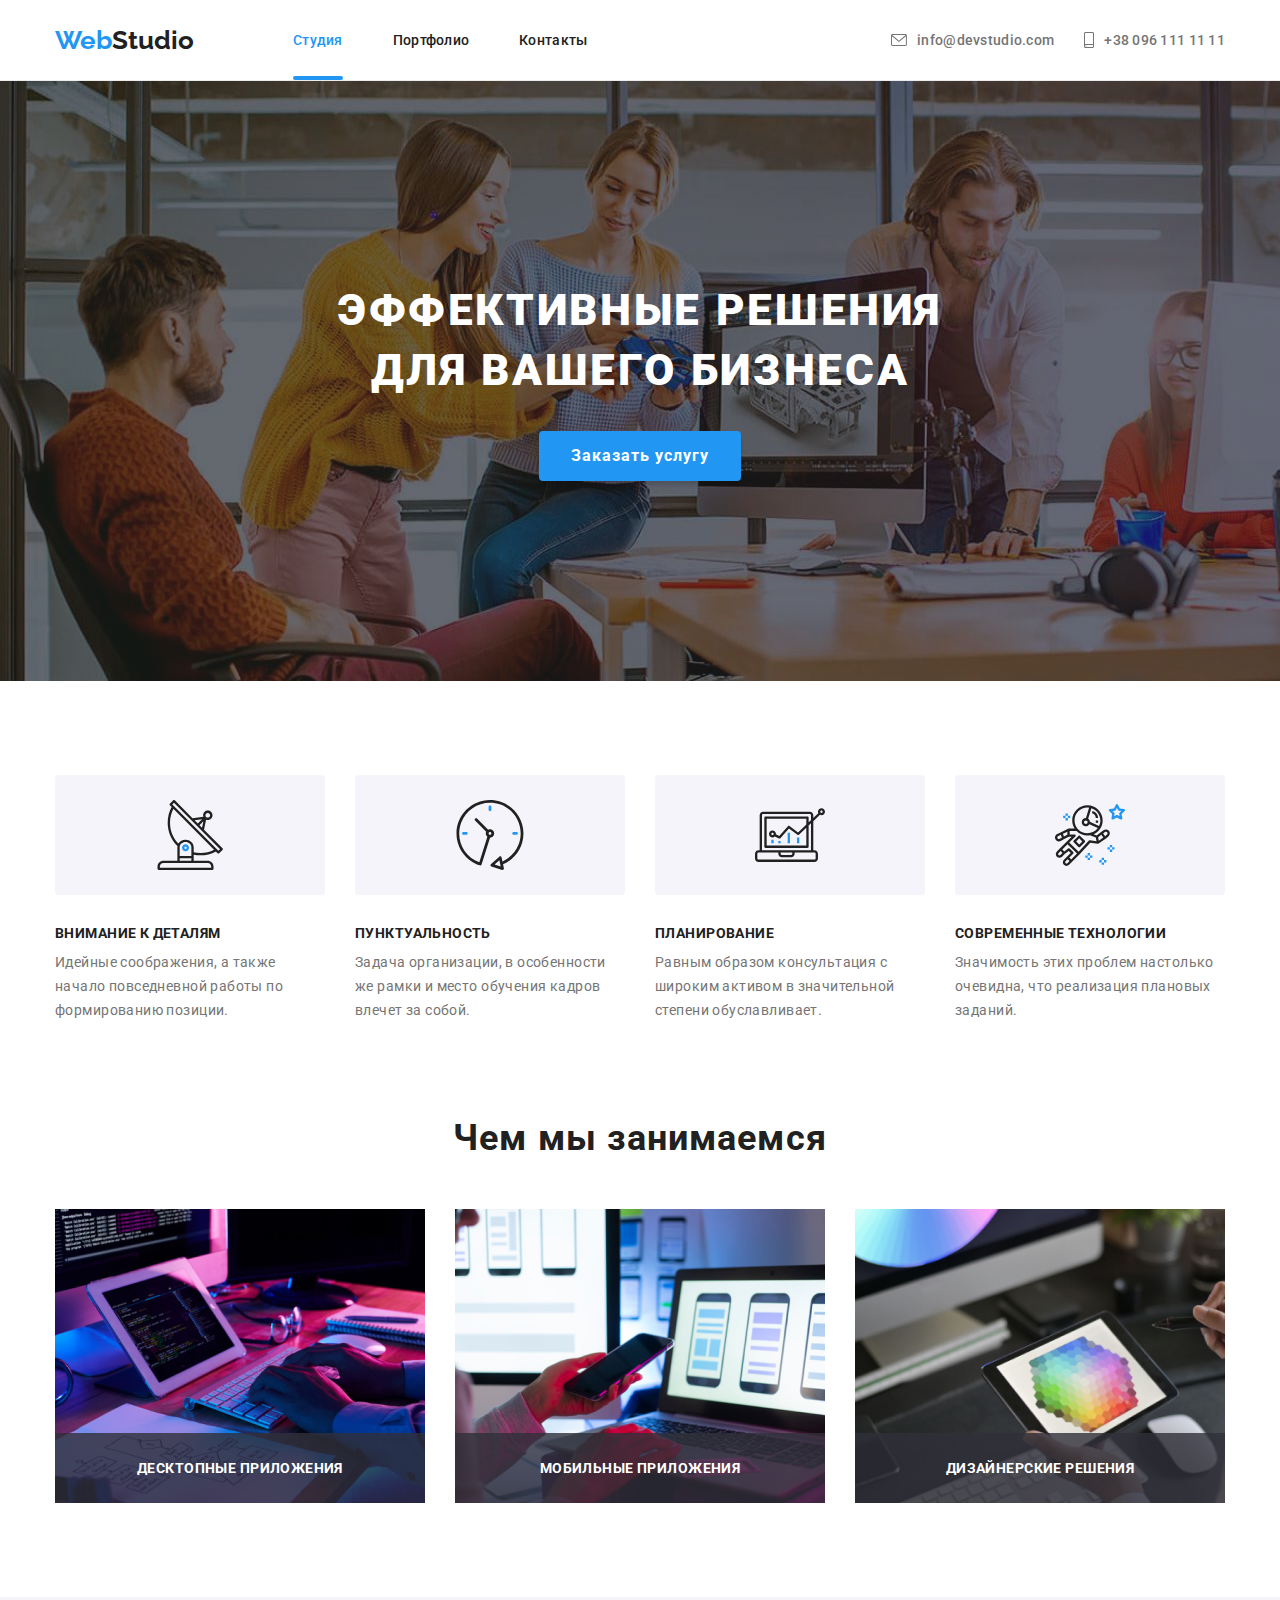
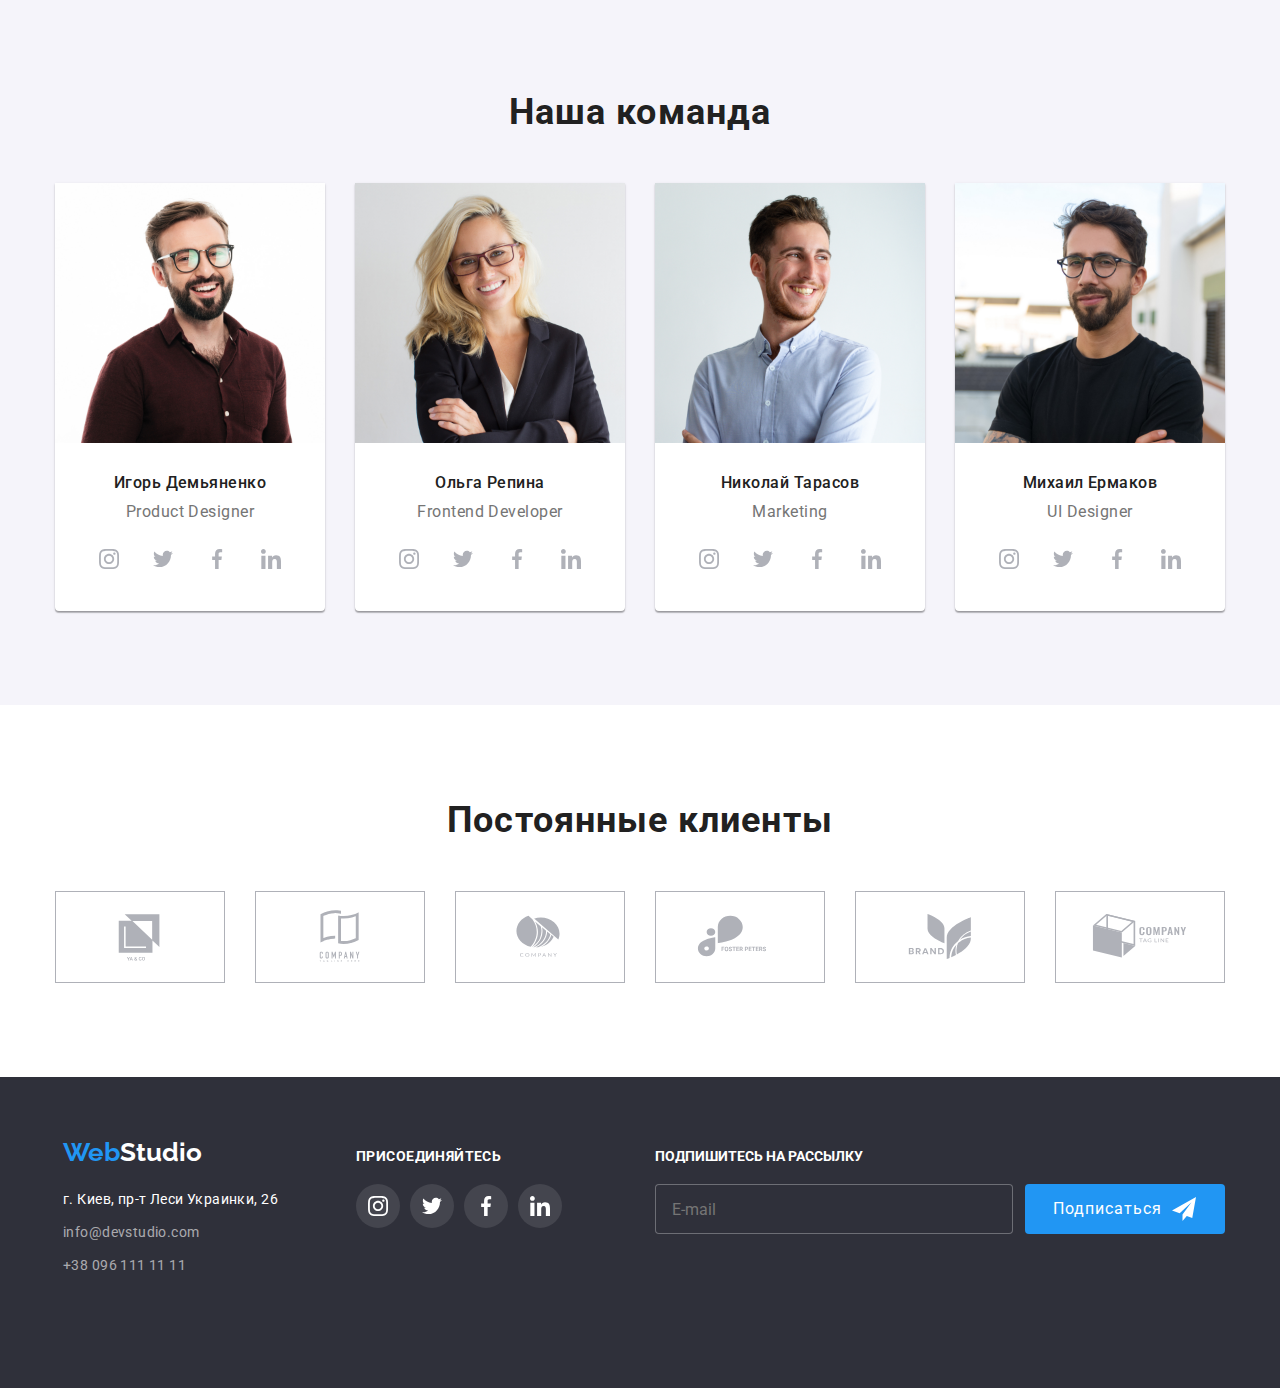
<file: index.html>
<!DOCTYPE html>
 <html lang="en">
 <head>
    <meta charset="UTF-8">
    <meta http-equiv="X-UA-Compatible" content="IE=edge">
    <meta name="viewport" content="width=device-width, initial-scale=1.0">
    <title>Document</title>   
    <link rel="preconnect" href="https://fonts.gstatic.com">
    <link href="https://fonts.googleapis.com/css2?family=Raleway:wght@700&family=Roboto:wght@400;500;700;900&display=swap" rel="stylesheet">
    <link rel="stylesheet" href="https://cdnjs.cloudflare.com/ajax/libs/modern-normalize/1.0.0/modern-normalize.min.css">
    <link rel="stylesheet" href="./css/styles.css">
</head > 
<body>
    <header class="header">                       
        <div class="conteiner">
            <nav class="sait-nav"> 
                  <a href="./index.html" class="logo"><span class="logo-web">Web</span>Studio</a>                 
              <ul class="sait-link">
                  <li>
                      <a href="./index.html" class="link active">Студия</a>
                  </li>                 
                  <li>
                      <a href="./portfolio.html" class="link">Портфолио</a>
                  </li>
                  <li>
                      <a href="" class="link">Контакты</a>
                  </li>
              </ul>
            </nav> 
              <ul class="sait-contacts">
                  <li >                                      
                        <a href="mailto:info@devstudio.com" class="link mail" >
                        <svg class="connect icon-mail">
                        <use href="./images/icon/sprite.svg#icon-mail"></use>
                      </svg>
                        info@devstudio.com</a>
                  </li>
                  <li>
                        <a href="tel:+380961111111" class="link phone" >
                        <svg class="connect icon-phone">
                        <use href="./images/icon/sprite.svg#icon-phone"></use>
                        </svg>
                        +38 096 111 11 11</a>                   
                  </li>
              </ul>                 
         
        </div>    
      </header>
      <main>        
          <!-- Герой -->
          <section class="hero">
              <div class="conteiner">                              
              <h1 class="title">Эффективные решения  для вашего бизнеса</h1>
              <button data-modal-open  class="but" type="button">Заказать услугу</button>            
              </div>                     
          </section>  
                <!-- Особенности -->               
          <section class="feature-group">
              <div class="conteiner">
              <!-- <h2></h2> -->            
              <ul class="columns">               
                  <li>
                    <div class="gpoup-icon">
                      <svg class="group">
                        <use href="./images/icon/sprite.svg#icon-group1" ></use>
                      </svg>
                    </div>
                      <h3 class="feature-title">Внимание к деталям</h3>
                      <p class="feature-text">Идейные  соображения, а также начало повседневной работы по формированию позиции.</p>
                  </li>
                  <li>
                    <div class="gpoup-icon">
                      <svg class="group">
                        <use href="./images/icon/sprite.svg#icon-group2" ></use>
                      </svg>
                    </div>
                      <h3 class="feature-title">Пунктуальность</h3>
                      <p class="feature-text">Задача организации, в особенности же рамки и место обучения кадров влечет за собой.</p>
                  </li>
                  <li>
                    <div class="gpoup-icon">
                      <svg class="group">
                        <use href="./images/icon/sprite.svg#icon-group3" ></use>
                      </svg>
                    </div>
                      <h3 class="feature-title">Планирование</h3>
                      <p class="feature-text" >Равным образом консультация с широким активом в значительной степени обуславливает.</p>
                  </li>
                  <li>
                    <div class="gpoup-icon">
                      <svg class="group">
                        <use href="./images/icon/sprite.svg#icon-group4" ></use>
                      </svg>
                    </div>
                      <h3 class="feature-title">Современные технологии</h3>
                      <p class="feature-text">Значимость этих проблем настолько очевидна, что реализация плановых заданий.</p>
                  </li>                
              </ul> 
              </div>                    
          </section>
          <!-- Чем занимаемся -->
          <section class="work">  
              <div class="conteiner">          
              <h2 class="title">Чем мы занимаемся</h2>                       
              <ul class="box-img">
                  <li class="work-box">
                    <div class="box-case">
                      <img src="./images/box1.jpg" alt="планирование" width="370">
                      <div class="case">
                        <h3 class="title-case">Десктопные приложения</h3>
                      </div>
                    </div>
                  </li>
                  <li class="work-box">
                  <div class="box-case">
                      <img src="./images/box2.jpg" alt="современные технологии" width="370">
                      <div class="case">
                      <h3 class="title-case">Мобильные приложения</h3>
                      </div>
                    </div>
                  </li>
                  <li class="work-box"> 
                  <div class="box-case">        
                      <img src="./images/box3.jpg" alt="дизайн" width="370">
                      <div class="case">
                      <h3 class="title-case">Дизайнерские решения</h3>
                      </div>
                    </div>
                  </li>
              </ul> 
              </div>                      
          </section>
          <!-- Команда -->
          <section class="team"> 
              <div class="conteiner">           
              <h2 class="title">Наша команда</h2>                        
              <ul class="list-item">
                  <li class="scorecard">                   
                      <img src="./images/foto1.jpg" alt="участник команды 1" width="270">
                      <div class="team-conteiner">                    
                      <h3 class="team-member">Игорь Демьяненко</h3>
                      <p class="team-text">Product Designer</p>
                      <ul class="icons-list">
                      <li class="icons-card">
                        <a href="#" class="icons-ref">
                          <svg class="social">
                            <use href="./images/icon/sprite.svg#icon-instagram"></use>
                          </svg>
                          </a>
                        </li>
                        <li class="icons-card">
                        <a href="#" class="icons-ref">
                          <svg class="social">
                            <use href="./images/icon/sprite.svg#icon-twitter"></use>
                          </svg>    
                          </a>
                        </li>
                        <li class="icons-card">
                        <a href="#" class="icons-ref">
                          <svg class="social">
                            <use href="./images/icon/sprite.svg#icon-facebook"></use>
                          </svg>    
                          </a>
                        </li>
                        <li class="icons-card">
                        <a href="#" class="icons-ref">
                          <svg class="social">
                            <use href="./images/icon/sprite.svg#icon-linkedin"></use>
                          </svg>
                          </a>
                        </li>
                      </ul> 
                    </div>      
                </li>
                  <li class="scorecard">
                      <img src="./images/foto2.jpg" alt="участник команды 2" width="270">
                      <div class="team-conteiner"> 
                      <h3 class="team-member">Ольга Репина</h3> 
                      <p class="team-text"> Frontend Developer</p>
                      <ul class="icons-list">
                      <li class="icons-card">
                        <a href="#" class="icons-ref">
                          <svg class="social">
                            <use href="./images/icon/sprite.svg#icon-instagram"></use>
                          </svg>
                        </a>
                      </li>
                      <li class="icons-card">
                        <a href="#" class="icons-ref">
                          <svg class="social">
                            <use href="./images/icon/sprite.svg#icon-twitter"></use>
                          </svg>    
                        </a>
                      </li>
                      <li class="icons-card">
                        <a href="#" class="icons-ref">
                          <svg class="social">
                            <use href="./images/icon/sprite.svg#icon-facebook"></use>
                          </svg>    
                        </a>
                      </li>
                      <li class="icons-card">
                        <a href="#" class="icons-ref">
                          <svg class="social">
                            <use href="./images/icon/sprite.svg#icon-linkedin"></use>
                          </svg>
                        </a>
                      </li>
                    </ul> 
                  </div>                  
                  </li>
                  <li class="scorecard">
                      <img src="./images/foto3.jpg" alt="участник команды 3" width="270">
                      <div class="team-conteiner"> 
                      <h3 class="team-member">Николай Тарасов</h3>
                      <p class="team-text">Marketing</p>
                      <ul class="icons-list">
                      <li class="icons-card">
                        <a href="#" class="icons-ref">
                          <svg class="social">
                            <use href="./images/icon/sprite.svg#icon-instagram"></use>
                          </svg>
                        </a>
                      </li>
                      <li class="icons-card">
                        <a href="#" class="icons-ref">
                          <svg class="social">
                            <use href="./images/icon/sprite.svg#icon-twitter"></use>
                          </svg>    
                        </a>
                      </li>
                      <li class="icons-card">
                        <a href="#" class="icons-ref">
                          <svg class="social">
                            <use href="./images/icon/sprite.svg#icon-facebook"></use>
                          </svg>    
                        </a>
                      </li>
                      <li class="icons-card">
                        <a href="#" class="icons-ref">
                          <svg class="social">
                            <use href="./images/icon/sprite.svg#icon-linkedin"></use>
                          </svg>
                        </a>
                      </li>
                    </ul>
                  </div>   
                  </li>
                  <li class="scorecard"> 
                      <img src="./images/foto4.jpg" alt="участник команды 4" width="270">
                      <div class="team-conteiner"> 
                      <h3 class="team-member">Михаил Ермаков</h3>
                      <p class="team-text">UI Designer</p>
                      <ul class="icons-list">
                      <li class="icons-card">
                        <a href="#" class="icons-ref">
                          <svg class="social">
                            <use href="./images/icon/sprite.svg#icon-instagram"></use>
                          </svg>
                        </a>
                      </li>
                      <li class="icons-card">
                        <a href="#" class="icons-ref">
                          <svg class="social">
                            <use href="./images/icon/sprite.svg#icon-twitter"></use>
                          </svg>    
                        </a>
                      </li>
                      <li class="icons-card">
                        <a href="#" class="icons-ref">
                          <svg class="social">
                            <use href="./images/icon/sprite.svg#icon-facebook"></use>
                          </svg>    
                        </a>
                      </li>
                      <li class="icons-card">
                        <a href="#" class="icons-ref">
                          <svg class="social">
                            <use href="./images/icon/sprite.svg#icon-linkedin"></use>
                          </svg>
                        </a>
                      </li>
                    </ul>
                  </div> 
                  </li>
              </ul> 
              </div>                          
          </section> 
          <section class="client">
                <div class="conteiner"> 
                <div class="conteiner-company">
                  
                  <h2 class="title">Постоянные клиенты</h2>
                  <ul class="client-list">
                    <li class="company-list">
                    <a href="#" class="client-company">
                        <svg class="company">
                          <use href="./images/icon/sprite.svg#icon-company1"></use>
                        </svg>
                    </a>
                    </li>
                    <li class="company-list">
                      <a href="#" class="client-company">
                        <svg class="company">
                          <use href="./images/icon/sprite.svg#icon-company2"></use>
                        </svg>
                    </a>
                    </li>
                    <li class="company-list">
                    <a href="#" class="client-company">
                        <svg class="company">
                          <use href="./images/icon/sprite.svg#icon-company3"></use>
                        </svg>
                    </a>
                    </li>
                    <li class="company-list">
                    <a href="#" class="client-company">
                        <svg class="company">
                          <use href="./images/icon/sprite.svg#icon-company4"></use>
                        </svg>
                    </a>
                    </li>
                    <li class="company-list">
                    <a href="#" class="client-company">
                        <svg class="company">
                          <use href="./images/icon/sprite.svg#icon-company5"></use>
                        </svg>
                    </a>
                    </li> 
                    <li class="company-list">
                    <a href="#" class="client-company">
                        <svg class="company">
                          <use href="./images/icon/sprite.svg#icon-company6"></use>
                        </svg>
                    </a>
                    </li>                
                  </ul>                 
                </div>           
                </div>
              </section>
      </main>
      <!-- Контакты --> 
      <footer class="footer"> 
      <div class="conteiner">
        <div class="footer-nav">
        <ul >
        <a href="./index.html" class="logo"><span class="logo-web">Web</span>Studio</a>                             
          <address class="address"> 
              <a href="" class="link contacts"> г. Киев, пр-т Леси Украинки, 26</a>
          </address> 
        <ul class="footer-contacts">
          <li class="footer-list">
            <a href="mail:info@devstudio.com" class="link mail">info@devstudio.com</a>
          </li>
          <li class="footer-list">
            <a href="tel:+380961111111" class="link phone">+38 096 111 11 11</a>
          </li>
        </ul>
        </ul>
        </div>

          <div class="footer-join">
           <section class="join">                  
            <h3 class="title-join">присоединяйтесь</h3>
            <ul class="footer-social" >
              <li class="list-social">            
              <a href="#" class="social-svg">
              <svg class="social">
                <use href="./images/icon/sprite.svg#icon-instagram"></use>
              </svg>
              </a>          
              </li>
              <li class="list-social">
              <a href="#" class="social-svg">
              <svg class="social">
                <use href="./images/icon/sprite.svg#icon-twitter"></use>
              </svg>  
              </a>
              </li>
              <li class="list-social">
              <a href="#" class="social-svg">
              <svg class="social">
                <use href="./images/icon/sprite.svg#icon-facebook"></use>
              </svg>  
              </a>
              </li>
              <li class="list-social">
              <a href="#" class="social-svg">               
                <svg class="social">
                <use href="./images/icon/sprite.svg#icon-linkedin"></use>
              </svg> 
            </a>
              </li>
            </ul>
            </section>
          </div>
          <!-- <div>  -->
            <section class="footer-subscribe">
              <h3 class="title-subscribe">Подпишитесь на рассылку</h3>
              <div class="subscribe"> 
              <form>
                <label class="subscribe">
                <input type="email" name="email" class="subscribe-email" placeholder="E-mail">
                <button type="submit" class="btn-subscribe">Подписаться
                  <svg class="icon-send">
                  <use href="./images/icon/sprite.svg#icon-send"></use>
                </svg> 
                </button>
              </label> 
              </form>
              </div>
            </section>
          </div>

      </div>                
    </footer>
      



   
   <div class="modal is-hidden" data-modal>
   <div class="modal-content">
      <button data-modal-close class="tape">        
      <svg class="modal-tape">
        <use href="./images/icon/sprite.svg#icon-close"></use>
      </svg>    
       </button>
       <form class="form-modal">
         <p class="form-title">Оставьте свои данные, мы вам перезвоним</p> 
        <div class="form-group">
          <label for="name" class="form-label">Имя</label>
          <input type="text" name="name-user" id="name" class="form-input"/>
         
           <svg class="form-icon">
            <use href="./images/icon/sprite.svg#icon-person"></use>
          </svg>                                          
       </div>
       <div class="form-group">
        <label for="phone"class="form-label" >Телефон</label>
        <input type="tel" name="phone" id="phone" class="form-input" />
        <svg class="form-icon">
         <use href="./images/icon/symbol-defs.svg#icon-phone"></use>
       </svg> 
        </div>
        <div class="form-group">
          <label for="name" class="form-label">Имя</label>
          <input type="text" name="name-user" id="name" class="form-input"/>
          <svg class="form-icon">
            <use href="./images/icon/sprite.svg#icon-email_black"></use>
          </svg>                                         
       </div>
       <div class="form-group">
        <label for="comment" class="form-label">Комментарий</label>
        <textarea name="comment" id="comment" class="form-textarea" placeholder="Введите текст"></textarea>
        </div>
        <div class="form-polisy">        
           <label class="contract" > <input type="checkbox" class="checkbox" name="policy"  /> 
           <span class="icon-check"> </span> 
           Соглашаюсь с рассылкой и принимаю   
          <a href="#" class="contract">Условия договора</a></label>
          </div > 
          <div class="button-wrapper">
          <button type="submit" class="form-btn">Отправить</button>
          </div>    
       </form>


        <!-- <p class="form-title">Оставьте свои данные, мы вам перезвоним</p>
        <form class="form-modal">          
          <div class="form-group">
            <label for="name" class="modal-label">Имя</label>
            <input type="text" name="name-user" id="name" class="form-input"/>
            <svg class="modal-icon">
              <use href="./images/icon/sprite.svg#icon-person"></use>
            </svg>                                         
         </div>

         <div class="form-group">
         <label for="phone"class="modal-label" >Телефон</label>
         <input type="tel" name="phone" id="phone" class="form-input" />
         <svg class="modal-icon">
          <use href="./images/icon/symbol-defs.svg#icon-phone"></use>
        </svg> 
         </div>

         <div class="form-group">
         <label for="mail" class="modal-label">Почта</label>
         <input type="email" name="mail" id="mail" class="form-input"/>
         <svg class="modal-icon">
          <use href="./images/icon/sprite.svg#icon-email_black"></use>
        </svg> 
         </div>

         <div class="form-comment">
         <label for="comment" class="modal-label">Комментарий</label>
         <textarea name="comment" id="comment" class="form-textarea"></textarea>
         </div>     
          <div class="form-polisy">        
         <label class="contract" ><input type="checkbox" class="checkbox" name="policy"  />
          <span class="icon-check">  </span> Соглашаюсь с рассылкой и принимаю      
         <a href="">Условия договора</a></label>
         </div > 
         <div class="button-wrapper">
         <button type="submit" class="form-btn">Отправить</button>
         </div> 
       </form>  -->
   </div>
  </div>  
   
  <script src="./js/modal.js" type="module"></script>
 </body> 
 </html>
</file>
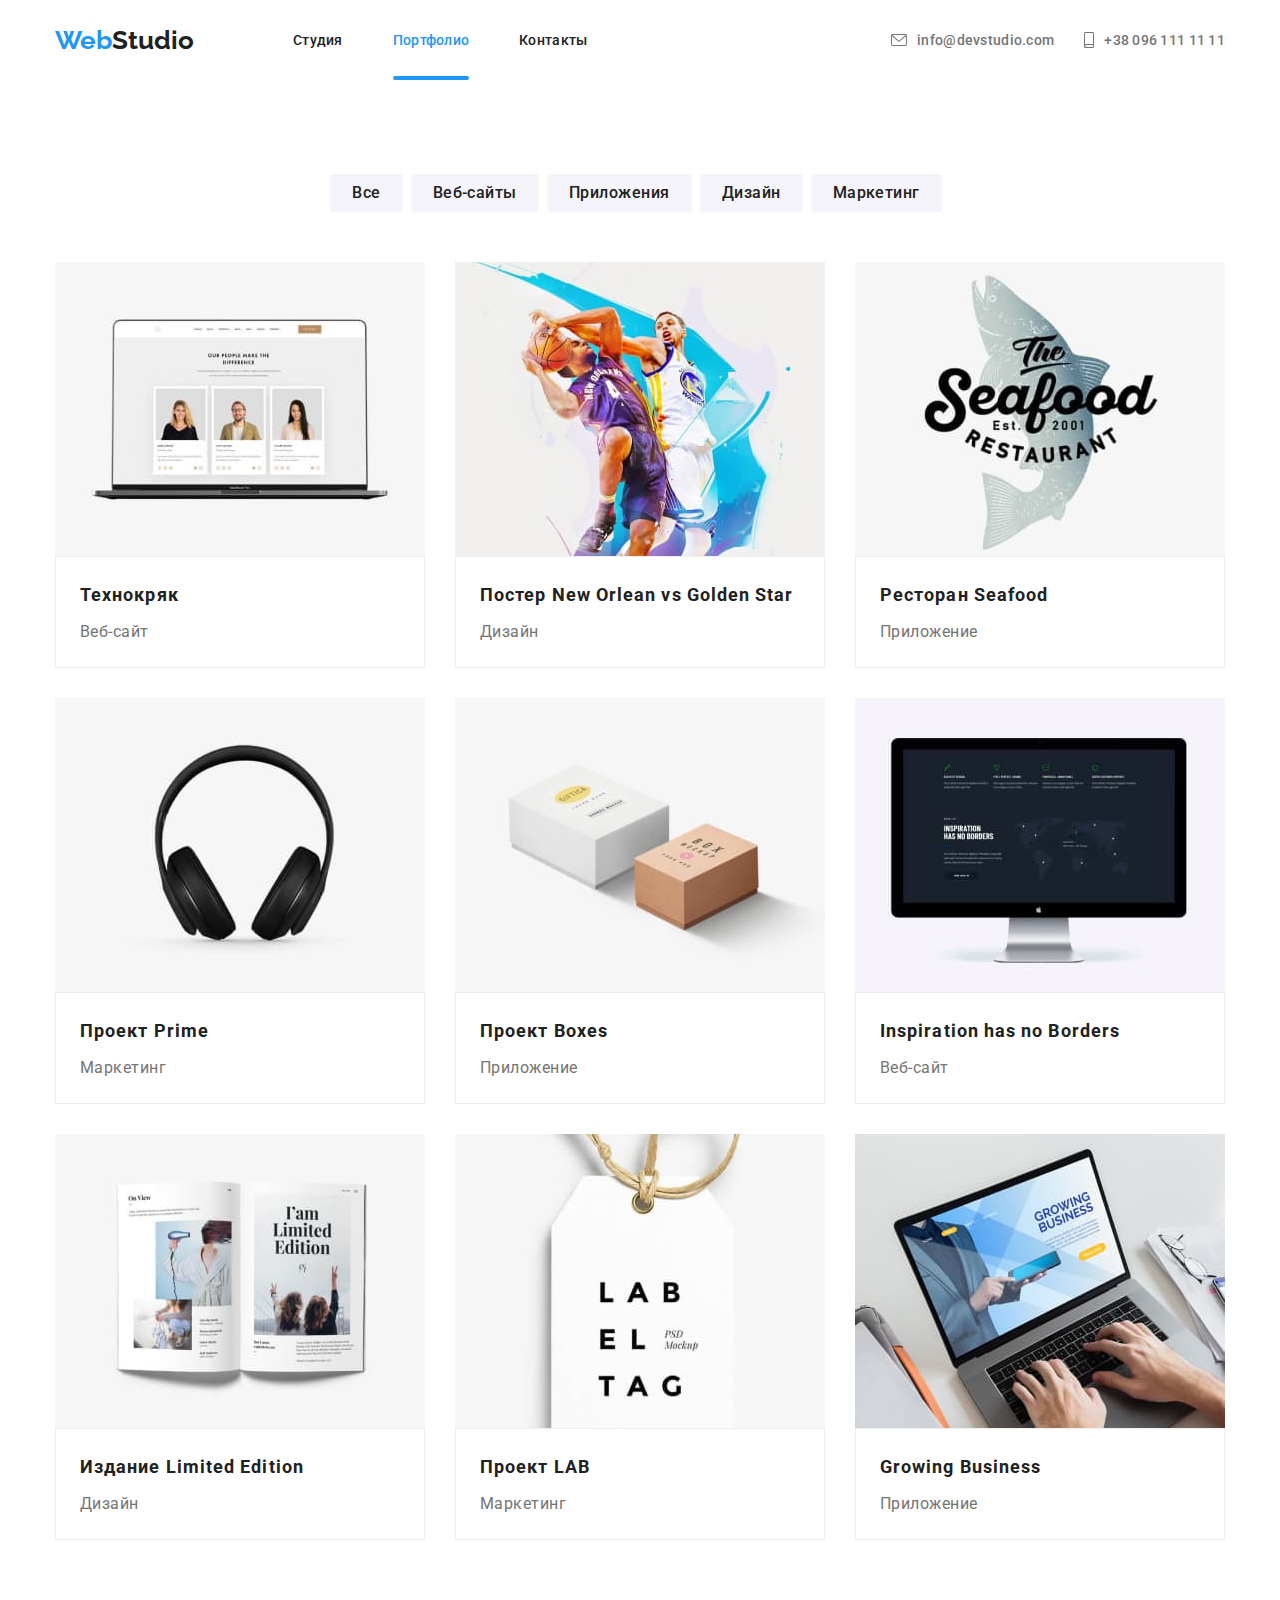
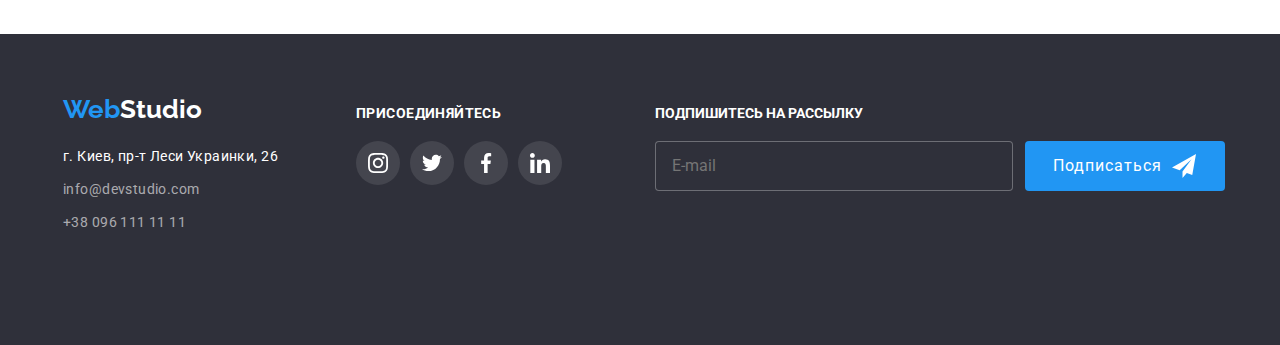
<file: portfolio.html>
<!DOCTYPE html>
<html lang="en">
<head>
    <meta charset="UTF-8">
    <meta http-equiv="X-UA-Compatible" content="IE=edge">
    <meta name="viewport" content="width=device-width, initial-scale=1.0">
    <title>Document</title>   
    <link rel="preconnect" href="https://fonts.gstatic.com">
    <link href="https://fonts.googleapis.com/css2?family=Raleway:wght@700&family=Roboto:wght@400;500;700;900&display=swap" rel="stylesheet">
    <link rel="stylesheet" href="https://cdnjs.cloudflare.com/ajax/libs/modern-normalize/1.0.0/modern-normalize.min.css">
    <link rel="stylesheet" href="./css/styles.css">
</head>
<body>
<header>    
      <div class="conteiner">
            <nav class="sait-nav"> 
               <a href="./index.html" class="logo"><span class="logo-web">Web</span>Studio</a>
         
            <ul class="sait-link">
            <li>
                  <a href="./index.html" class="link">Студия</a>
               </li>
               <li>
                  <a href="./portfolio.html" class="link active">Портфолио</a>
               </li>
               <li>
                  <a href="" class="link">Контакты</a>
               </li>
            </ul>     
            <ul class="sait-contacts">
            <li >                                      
                  <a href="mail:info@devstudio.com" class="link mail" >
                     <svg class="connect icon-mail">
                     <use href="./images/icon/sprite.svg#icon-mail"></use>
                     </svg>
                  info@devstudio.com</a>
               </li>
               <li>
               
                  <a href="tel:+380961111111" class="link phone" >
                     <svg class="connect icon-phone">
                     <use href="./images/icon/sprite.svg#icon-phone"></use>
                     </svg>
                  +38 096 111 11 11</a>
            </li>
         </ul>                
         </nav>  
      </div>     
</header>
<main>
      <!-- Выбор проектов -->
      <section class="portfolio">
         <div class="conteiner">
         <!-- <h2></h2> -->
            <ul class="filter">
               <li>
                  <button type="button" class="btn ">Все</button>
               </li>
               <li>
                  <button type="button" class="btn web">Веб-сайты</button>
               </li>
               <li>
                  <button type="button" class="btn app ">Приложения</button>
               </li>
               <li>
                  <button type="button"class="btn design" >Дизайн</button>
               </li>
               <li>
                  <button type="button" class="btn market">Маркетинг</button>
               </li>
            </ul> 
         </div>  
         <!-- <h2></h2> -->
         <div class="conteiner">
         <ul class="project">
               <li class="projekt-choice">
               <!-- <a href="#" class="card"> -->
                  <article class="card">
                  <div class="activ">                                     
                     <div class="card-thumb"> 
                        <img src="./images/project1.jpg" alt="проект 1" width="370">
                        <div class="card-box">
                           <p class="card-text">Технокряк это современная площадка распространения коронавируса. Компании используют эту платформу для цифрового шпионажа и атак на защищённые сервера конкурентов. Технокряк это современная площадка распространения коронавируса. Компании используют эту платформу для цифрового шпионажа и атак на защищённые сервера конкурентов.</p>
                        </div>
                     </div>                              
                  <div class="card-content">                                   
                     <h3 class="portfolio-item">Технокряк</h3>
                     <p class="portfolio-text">Веб-сайт</p>                                   
                  </div> 
                  </div>                
               </article>
                  </li>
                  <li class="projekt-choice">
                  <article class="card">
                  <div class="activ">                  
                     <div class="card-thumb">
                        <img src="./images/project2.jpg" alt="проект2" width="370">
                        <div class="card-box">
                           <p class="card-text">Технокряк это современная площадка распространения коронавируса. Компании используют эту платформу для цифрового шпионажа и атак на защищённые сервера конкурентов. Технокряк это современная площадка распространения коронавируса. Компании используют эту платформу для цифрового шпионажа и атак на защищённые сервера конкурентов.</p>
                        </div>
                     </div>                  
                  <div class="card-content">                                   
                     <h3 class="portfolio-item">Постер New Orlean vs Golden Star</h3>
                     <p class="portfolio-text">Дизайн</p>                                 
                  </div> 
                  </div>
               </article>
                  </li>
                  <li class="projekt-choice">
                  <article class="card">
                  <div class="activ">                  
                     <div class="card-thumb">
                        <img src="./images/project3.jpg" alt="проект3" width="370">
                        <div class="card-box">
                           <p class="card-text">Технокряк это современная площадка распространения коронавируса. Компании используют эту платформу для цифрового шпионажа и атак на защищённые сервера конкурентов. Технокряк это современная площадка распространения коронавируса. Компании используют эту платформу для цифрового шпионажа и атак на защищённые сервера конкурентов.</p>
                        </div>
                     </div>                  
                  <div class="card-content">                                   
                     <h3 class="portfolio-item">Ресторан Seafood</h3>
                     <p class="portfolio-text">Приложение</p>                             
                  </div> 
                  </div>
               </article>
               </li>
                  <li class="projekt-choice">
                  <article class="card">
                  <div class="activ">                 
                     <div class="card-thumb">
                        <img src="./images/project4.jpg" alt="проект4" width="370">
                        <div class="card-box">
                           <p class="card-text">Технокряк это современная площадка распространения коронавируса. Компании используют эту платформу для цифрового шпионажа и атак на защищённые сервера конкурентов. Технокряк это современная площадка распространения коронавируса. Компании используют эту платформу для цифрового шпионажа и атак на защищённые сервера конкурентов.</p>
                        </div>
                     </div>                  
                  <div class="card-content">                                   
                  <h3 class="portfolio-item" >Проект Prime</h3>
                  <p class="portfolio-text">Маркетинг</p>                     
                  </div> 
                  </div>
               </article>
               </li>
                  <li class="projekt-choice">
                  <article class="card">
                  <div class="activ">                  
                     <div class="card-thumb">
                        <img src="./images/project5.jpg" alt="проект5" width="370">
                        <div class="card-box">
                           <p class="card-text">Технокряк это современная площадка распространения коронавируса. Компании используют эту платформу для цифрового шпионажа и атак на защищённые сервера конкурентов. Технокряк это современная площадка распространения коронавируса. Компании используют эту платформу для цифрового шпионажа и атак на защищённые сервера конкурентов.</p>
                        </div>
                     </div>                 
                  <div class="card-content">                                   
                  <h3 class="portfolio-item">Проект Boxes</h3>
                  <p class="portfolio-text">Приложение</p>               
                  </div> 
                  </div>
               </article>
               </li>
                  <li class="projekt-choice">
                  <article class="card">
                  <div class="activ">                   
                     <div class="card-thumb">
                        <img src="./images/project6.jpg" alt="проект6" width="370">
                        <div class="card-box">
                           <p class="card-text">Технокряк это современная площадка распространения коронавируса. Компании используют эту платформу для цифрового шпионажа и атак на защищённые сервера конкурентов. Технокряк это современная площадка распространения коронавируса. Компании используют эту платформу для цифрового шпионажа и атак на защищённые сервера конкурентов.</p>
                        </div>
                     </div>                  
                  <div class="card-content">                                   
                  <h3 class="portfolio-item">Inspiration has no Borders</h3>
                  <p class="portfolio-text">Веб-сайт</p>         
                  </div> 
                  </div>
               </article>
               </li>
                  <li class="projekt-choice">
               <article class="card">
                  <div class="activ">                   
                     <div class="card-thumb">
                        <img src="./images/project7.jpg" alt="проект7" width="370">
                        <div class="card-box">
                           <p class="card-text">Технокряк это современная площадка распространения коронавируса. Компании используют эту платформу для цифрового шпионажа и атак на защищённые сервера конкурентов. Технокряк это современная площадка распространения коронавируса. Компании используют эту платформу для цифрового шпионажа и атак на защищённые сервера конкурентов.</p>
                        </div>
                     </div>                 
                  <div class="card-content">                                   
                     <h3 class="portfolio-item">Издание Limited Edition</h3>
                     <p class="portfolio-text">Дизайн</p>    
                  </div> 
                  </div>
               </article>
               </li>
                  <li class="projekt-choice">
                  <article class="card">
                  <div class="activ">                  
                     <div class="card-thumb">
                        <img src="./images/project8.jpg" alt="проект8" width="370">
                        <div class="card-box">
                           <p class="card-text">Технокряк это современная площадка распространения коронавируса. Компании используют эту платформу для цифрового шпионажа и атак на защищённые сервера конкурентов. Технокряк это современная площадка распространения коронавируса. Компании используют эту платформу для цифрового шпионажа и атак на защищённые сервера конкурентов.</p>
                        </div>
                     </div>                 
                  <div class="card-content">                                   
                     <h3 class="portfolio-item">Проект LAB</h3>
                     <p class="portfolio-text">Маркетинг</p>
                  </div> 
                  </div>
               </article>
               </li>
                  <li class="projekt-choice">
            <article class="card">
                  <div class="activ">                 
                     <div class="card-thumb">
                        <img src="./images/project9.jpg" alt="проект9" width="370">
                        <div class="card-box">
                           <p class="card-text">Технокряк это современная площадка распространения коронавируса. Компании используют эту платформу для цифрового шпионажа и атак на защищённые сервера конкурентов. Технокряк это современная площадка распространения коронавируса. Компании используют эту платформу для цифрового шпионажа и атак на защищённые сервера конкурентов.</p>
                        </div>
                     </div>                 
                  <div class="card-content">                                   
                  <h3 class="portfolio-item">Growing Business</h3>
                  <p class="portfolio-text" >Приложение</p>
                  </div>  
               </div>
            </article>
            </li>                  
         </ul>
         </div>
      
      </section>
</main>
   <!-- Контакты -->
<footer class="footer"> 
   <div class="conteiner">
      <div class="footer-nav">
      <ul >
      <a href="./index.html" class="logo"><span class="logo-web">Web</span>Studio</a>                             
      <address class="address"> 
            <a href="" class="link contacts"> г. Киев, пр-т Леси Украинки, 26</a>
      </address> 
      <ul class="footer-contacts">
         <li>
         <a href="mail:info@devstudio.com" class="link mail">info@devstudio.com</a>
      </li>
      <li>
         <a href="tel:+380961111111" class="link phone">+38 096 111 11 11</a>
      </li>
      </ul>
   </ul>
   </div>
   <div class="footer-join">
   <ul class="join">
      <h3 class="title-join">присоединяйтесь</h3>
      <ul class="footer-social" >
         <li class="list-social">
         
         <a href="#" class="social-svg">
            <svg class="social">
               <use href="./images/icon/sprite.svg#icon-instagram"></use>
            </svg>
         </a>       
         </li>
         <li class="list-social">
         <a href="#" class="social-svg">
            <svg class="social">
               <use href="./images/icon/sprite.svg#icon-twitter"></use>
            </svg>  
         </a>
         </li>
         <li class="list-social">
         <a href="#" class="social-svg">
            <svg class="social">
               <use href="./images/icon/sprite.svg#icon-facebook"></use>
            </svg>  
         </a>
         </li>
         <li class="list-social">
         <a href="#" class="social-svg">
            <svg class="social">
               <use href="./images/icon/sprite.svg#icon-linkedin"></use>
            </svg>
         </a>
         </li>
      </ul>
   </ul>
   </div>
   <div> 
   <section class="footer-subscribe">
      <h3 class="title-subscribe">Подпишитесь на рассылку</h3>
      <div class="subscribe"> 
      <form>
         <label class="subscribe">
         <input type="email" name="email" class="subscribe-email" placeholder="E-mail">
         <button type="submit" class="btn-subscribe">Подписаться
         <svg class="icon-send">
            <use href="./images/icon/sprite.svg#icon-send"></use>
         </svg> 
         </button>
      </label> 
      </form>
      </div>
      </section>
   </div>
   </div>                
</footer>
</body>
</html>
</file>
<file: css/styles.css>
:root{
  --main-color-headers: #212121;
  --main-text-color:  #757575;
  --white-color: #FFFFFF;
  --team-filter-btn-bg: #F5F4FA; 
  --color-button-logo: #2196F3;
  --hero-footer-background: #2f303a; 
  --footer-phone-mail: rgba(255, 255, 255, 0.6);
  --color-studio: #0000;
  --card-content-border:  #EEEEEE;
  --company-social-color: #AFB1B8;
      }       
  
 .html {
      box-sizing: border-box;
 }
 *,*::before,*::after{
      box-sizing: inherit;
 }
 *{
      margin: 0;
      padding: 0;
      list-style: none;      
 }

 /* свойства контейнера */
 .conteiner{  
      box-sizing: border-box;      
      width: 1200px;
      margin: 0 auto;
      padding: 0 15px;
       /* outline: 2px solid tomato ;    */
 }

 /* свойства body */
 body { 
      
      font-family: Roboto;
      font-style: normal;
      background-color: var(--white-color);
      color: var(--main-text-color);
 } 

 /* свойства для все ссылок */
 a{
     color:inherit;
     text-decoration: none;            
     font-family: inherit; 
 }
 address{
      font-style: inherit;
 }
 .link{ 
     padding-top: 32px;
     padding-bottom: 32px;     
      font-style: normal;
      font-weight: 500;
      font-size: 14px;
      line-height: 1.143;
      letter-spacing: 0.02em;
      color: var(--main-color-headers);
      transition:  color 250ms cubic-bezier(0.4, 0, 0.2, 1);
 }

 /* свойства картинок */
 img{
      display: block;
      max-width: 100%;
      height: auto;
 }
 
 /* навигация */
   .sait-nav {  
      display: flex;
       align-items: center;                           
 } 
  
 .header{
     border-bottom: 1px solid #ECECEC;
 }  
 .header .conteiner{
      display: flex;
      align-items: center;
 }
  .sait-link{
       display: flex; 
       align-items: center;
       /* justify-content: space-between;  */
      /* width: 294px; */
      /* padding-top: 32px;      */
      margin-left: 93px;
 }
 .sait-link li:not(:last-child){
      margin-right: 50px;
 }
 .active {
      position: relative;
     color: var(--color-button-logo);
 }
 .active::after{
      position: absolute;
      bottom: 0;
     display: block;
     content: "";
     width: 100%;
     height: 4px;
     background-color: var(--color-button-logo);
     border-radius: 2px;
     /* margin-top: 30px;
     bottom: -1px;  
     margin-bottom: -1px; */
      opacity: 1;  
     transition:  opacity 250ms cubic-bezier(0.4, 0, 0.2, 1);

 }
 
    .active:hover::after{      
        opacity: 1; 
       background-color: var(--color-button-logo);

 }  
 .sait-contacts{
      display: flex;
      /* justify-content: space-between; */
      align-items: center;     
       /* width: 333px;    */
       margin-left: auto; 
      
 }
  .sait-contacts li:not(:last-child){
      margin-right: 30px; } 
 
 .sait-contacts .mail,
 .sait-contacts .phone{
      display: flex;
      align-items: center;      
      font-weight: 500;
      font-size: 14px;
      line-height: 1.142;
      letter-spacing: 0.02em; 
      color: var(--main-text-color);  
      
      /* width: 135px;          */
 }
 /* .sait-contacts .phone{
      font-family: Roboto;
      font-style: normal;
      font-weight: 500;
      font-size: 14px;
      line-height: 1.142;
      letter-spacing: 0.02em; 
      color: var(--main-text-color);  
       width: 122px;     
 } */
 .icon-mail{
     fill: currentColor;
     width: 16px;
     height: 12px;
     margin-right: 10px;    
 }     
 .icon-phone {
      width: 10px;
      height: 16px; 
      fill: currentColor;
      margin-right: 10px;
 }
 .connect:hover,
 .connect:focus{
    fill: var(--color-button-logo) ;          
 }
  
 .link:hover, 
 .link:focus{
     color: var(--color-button-logo);
 } 
  
 /* Logo */ 
 .logo{
      font-family: Raleway;
      font-weight: bold;
      font-size: 26px;
      line-height: 1.192;
      color: var(--main-color-headers);
      text-decoration: none;
      color: var(color-studio); 
      width: 145px;     
 }

 .logo-web{
      color: var(--color-button-logo);
 } 

 /* Hero section class="hero"*/
      
  .hero{
       
      background-size: cover;     
      padding-bottom: 200px;
      padding-top: 200px;  
      max-width: 1600px;
      max-height: 600px;
      margin-left: auto;
      margin-right: auto;
      background-image:linear-gradient(to right, rgba(48, 58, 47, 0.4), rgba(47, 48, 58, 0.4)), url(../images/hero.jpg);
                 
      background-color: var(--hero-footer-background);
 }
         
 .hero .title{  
      font-weight: 900;
      font-size: 44px;
      line-height: 1.363;
      width: 696px;      
      text-align: center;
      letter-spacing: 0.06em;
      text-transform: uppercase;
      color: var(--white-color);
      margin: 0 auto; 
      margin-bottom: 30px;                     
 }
 /* кнопка Заказать услугу */

 .but{      
      margin: 0 auto;
      font-family: Roboto;
      font-style: normal;
      font-weight: bold;
      font-size: 16px;
      line-height: 1.875;
      padding: 10px 32px; 
      display: flex;
      align-items: center;
      text-align: center;
      letter-spacing: 0.06em;
      background: var(--color-button-logo); 
      color: var(--white-color);
      box-shadow: 0px 4px 4px rgba(0, 0, 0, 0.15);
      border-radius: 4px;
      border: none;
      cursor: pointer;
 }  
 
 /* особенности  section class="feature-group"*/
  
 .feature-group{
      padding-top: 94px;
 }
 .feature-columns{
     display: flex; 
     justify-content: space-between; 
 } 
 .group{
     width: 70px;
     height: 70px;
}
 .gpoup-icon{
     display: inline-flex; 
     justify-content: center;
     align-items: center; 
     width: 270px;
     height: 120px;
     background: #F5F4FA;
      border-radius: 4px;
      margin-bottom: 30px;
}
 .feature .content{
     display: flex; 
     justify-content: space-between;
 }
 .columns li:not(:last-child){
      margin-right: 30px;
 }
  .feature ul{
      display: flex;      
 }
 .columns{
     display: flex;
 }
 .feature-title{
      font-weight: bold;
      font-size: 14px;
      line-height: 1.172;
      letter-spacing: 0.03em;
      text-transform: uppercase;
      color: var(--main-color-headers);
      margin-bottom: 10px;
      /* margin-top: 30px;       */
 }
 .feature-text{
      width: 270px;
      font-weight: normal;
      font-size: 14px;
      line-height: 1.714; 
      letter-spacing: 0.03em; 
 }

      /* Чем занимаемся */

  .box-img{
     display: flex;
     justify-content: space-between;
 } 
 .work{
       background: var(--feature-portfolio-work-bg); 
       padding-bottom: 94px; 
       padding-top: 94px; 
 }
 .box-case{
     position: relative; 
 }
 .case{
      position: absolute;
      display: flex; 
      justify-content: center;  
      align-items: center;
      bottom: 0;        
      width: 100%;
      height: 70px;
      background: rgba(47, 48, 58, 0.8);
    
 }
 .title-case{
     font-weight: bold;
     font-size: 14px;
     line-height: 1.143;
     text-align: center;
     letter-spacing: 0.03em;
     text-transform: uppercase;
     color: var(--white-color);
    
 }

  /* Команда */
  .team{
     
      background: var(--team-filter-btn-bg);
      padding-top: 94px;
       padding-bottom: 94px; 
 }

 .list-item {
      display: flex;
      justify-content: space-between;
 }

 .title{
      font-weight: bold;
      font-size: 36px;
      line-height: 1.167;
      text-align: center;
      letter-spacing: 0.03em;
      color: var(--main-color-headers);
      margin-bottom: 50px;
 } 
 .team-conteiner{
      padding: 30px 32px;
 }
 .icons-card:not(:last-child){
     margin-right: 10px;
}

  .team .scorecard{
     background: var(--white-color);             
     box-shadow: 0px 1px 3px rgba(0, 0, 0, 0.12), 0px 1px 1px rgba(0, 0, 0, 0.14), 0px 2px 1px rgba(0, 0, 0, 0.2);
     border-radius: 0px 0px 4px 4px;     
 }
 .team-member{
      font-weight: 500;
      font-size: 16px;
      line-height: 1.188;       
      letter-spacing: 0.03em;    
      color: var(--main-color-headers);
      text-align: center;     
 }

 .team-text{
      font-weight: normal;
      font-size: 16px;
      line-height: 1.187;
      letter-spacing: 0.03em;
      text-align: center;     
      margin-top: 10px;    
 }
 .icons-list{
      
       margin-top: 16px;       
      display: flex;
      justify-content: center;   
 }
   .icons-card{      
     display: flex;
     justify-content: center;
     align-items: center;     
}   
 .icons-ref{
      display: inline-flex;
     justify-content: center;
     align-items: center;      
     fill: var(--company-social-color);   
     width: 44px;
     height: 44px;   
     border-radius: 50%;
     transition: background-color 250ms cubic-bezier(0.4, 0, 0.2, 1), fill 250ms cubic-bezier(0.4, 0, 0.2, 1);
 }
 .icons-ref:hover,
 .icons-ref:focus{
     fill: var(--white-color);
      background-color:var(--color-button-logo) ;  
 }  

 /* Постоянные клиенты */
  .client{
       
      padding-top: 94px;
      padding-bottom: 94px; } 
  
 .company{
     width: 106px;
     height: 60px;
     align-items: center;
     /* margin: 16px 32px; */
     border: none;    
}
   .client-list  {
      display: flex;
      justify-content: space-between;
      align-items: center;
 }
 .client-company:hover,
 .client-company:focus{
     fill: var(--color-button-logo);
     border: 1px solid var(--color-button-logo);
 }
 .client-company{
       display: flex;
      justify-content: center;
      align-items: center; 
      fill: var(--company-social-color);
      width: 170px;
      height: 92px;
      border: 1px solid #AFB1B8;
      transition: border 250ms cubic-bezier(0.4, 0, 0.2, 1), fill 250ms cubic-bezier(0.4, 0, 0.2, 1);
 }
 
   .company-list:not(:last-child){
      margin-right: 30px; 
 }
        
      /* Контакты footer class="footer"*/
       
 .footer .conteiner{ 
      display: flex;  
      align-items: baseline;     
      padding-top: 60px;
      padding-bottom: 60px;        
 }
 .footer{
     background: var(--hero-footer-background); 
 }
  .footer-nav{
      display: flex;
     justify-content: center;
      width: 231px; 
      margin-right: 70px;
 } 
   .footer-join{
     display: flex;
    justify-content: center;   
 } 
 .title-join{
      text-transform: uppercase;
      color: var(--white-color);
      font-weight: bold;
      font-size: 14px;
      line-height: 1.142;             
      letter-spacing: 0.03em;
      margin-bottom: 20px;
 } 
 .social{     
     width: 20px;
     height: 20px; 
    
}
 .footer-social {
    display: inline-flex;
    justify-content: center;
    align-items: center;
    margin-bottom: 100px;
 }

.social-svg:hover,
.social-svg:focus{
     fill: var(--white-color);
     background-color:var(--color-button-logo) ;  
} 
.list-social:not(:last-child){
     margin-right: 10px;
}
.social-svg{
      display: inline-flex;
     justify-content: center;
     align-items: center; 
     background-color: rgba(255, 255, 255, 0.1);
     fill: var(--white-color);   
     width: 44px;
     height: 44px;   
    border-radius: 50%; 
    transition: background-color 250ms cubic-bezier(0.4, 0, 0.2, 1), fill 250ms cubic-bezier(0.4, 0, 0.2, 1);
}  
 .footer .logo{
   color: var(--white-color);      
 }  
 .footer .mail{
     font-weight: normal;
      font-size: 14px;
      line-height: 1.714;
      letter-spacing: 0.03em;
      color:  var(--footer-phone-mail);     
 }
 .footer .phone{
      font-weight: normal;
      font-size: 14px;
      line-height: 1.714;
      letter-spacing: 0.03em;
      color:  var(--footer-phone-mail);       
 }  
 .address{
      margin-top: 20px;
 }
 .contacts {  
      font-weight: normal;
      font-size: 14px;
      line-height: 1.714;     
      letter-spacing: 0.03em; 
      color: var(--white-color);       
 }
 .footer-contacts li{
 margin-top: 9px;
 }
 .footer .link:hover,
 .footer .link:focus{
      color: var(--color-button-logo);
 }
 .footer-subscribe{
     display: flex;
     justify-content: center; 
     align-items: center;
      flex-direction: column;
      margin-left: 93px;      
 }
 .subscribe{
      display: flex;
      justify-content: space-between;
      
 }
.title-subscribe{
     margin-bottom: 20px;
     text-align: left;
    align-self: start;
    font-style: bold;
    font-size: 14px;
    line-height: 1.143;
    color: var(--white-color);
    text-transform: uppercase;
}
.subscribe-email{
     display: flex;
     width: 358px;
     height: 50px;
     margin-bottom: 94px;
     padding-left: 16px;
     background-color: #2F303A;
     outline: none;
     border: 1px solid rgba(255, 255, 255, 0.3);
     box-shadow: rgba(0, 0, 0, 0.15) ;
     border-radius: 4px;
}

  .btn-subscribe{
      display: flex;
      align-items: center;
      font-size: 16px;
      line-height: 1.875;
      letter-spacing: 0.06em;
      text-align: justify;
      cursor: pointer;
      border: none;
      outline: none;
      border-radius: 4px;
      background-color: var(--color-button-logo);
      color: var(--white-color);
      padding-left: 28px;
      margin-left: 12px;    
      width: 200px;
      height: 50px;      
      
 }
  /* .btn-subscribe::after{
     content: "";
       display: inline-flex; 
      position: absolute;  
      
      width: 24px;
      height: 24px;
      margin-left: 10px;
      background-image: url("../images/symbol-defs.svg");
      background-size: contain;
      background-color: black;

 }  */
  .icon-send{
     display: inline-flex; 
     align-items: center;
     width: 24px;
     height: 24px;
     margin-left: 10px;                  
 } 
  /* Выбор проектов */  
.btn{
      font-family: Roboto;
      font-style: normal;
      font-weight: 500;
      font-size: 16px;
      line-height: 1.625;
      text-align: center;
      letter-spacing: 0.03em;
      background-color: var(--team-filter-btn-bg);
      color: var(--main-color-headers); 
      padding: 6px 22px;
      cursor: pointer;  
      margin-right: 8px; 
      border: none;
      border-radius: 4px;  
       transition: background-color 250ms cubic-bezier(0.4, 0, 0.2, 1), color 250ms cubic-bezier(0.4, 0, 0.2, 1), box-shadow 250ms cubic-bezier(0.4, 0, 0.2, 1);
}
.btn:hover, 
.btn:focus{
     background-color: var(--color-button-logo);
     color: var(--white-color);
     box-shadow: 0px 3px 1px rgba(0, 0, 0, 0.1), 0px 1px 2px rgba(0, 0, 0, 0.08), 0px 2px 2px rgba(0, 0, 0, 0.12);   
 } 
.filter{
      margin-bottom: 50px; 
}
/* Проекты */ 
.portfolio {
       padding-top: 94px;
       padding-bottom: 94px;
}
.portfolio .filter {
       display: flex;
       justify-content: center;                       
}
  .project {
       padding: 0;
       margin: 0;
      display: flex;
      flex-wrap: wrap;
      margin-top: -30px;
      margin-left: -30px; 
       /* outline: 1px solid rgb(71, 255, 117);  */
 } 
 .projekt-choice{
       flex-basis: calc((100% - 90px) / 3);
      margin-left: 30px;
      margin-top: 30px;
       /* outline: 1px solid blue;  */
 }
.card-content{
      padding: 20px 24px;
      background-color: var(--white-color);
     border: 1px solid var(--card-content-border);  
 }
  .activ:hover,
 .activ:focus{
     box-shadow: 0px 1px 1px rgba(0, 0, 0, 0.12), 0px 4px 4px rgba(0, 0, 0, 0.06), 1px 4px 6px rgba(0, 0, 0, 0.16);
      
 }
 .portfolio-item{
      font-weight: bold;
      font-size: 18px;
      line-height: 2.000;
      letter-spacing: 0.06em;
      color: var(--main-color-headers);
      text-decoration: none;
 }
 .portfolio-text{
      font-weight: normal;
      font-size: 16px;
      line-height: 1.875;      
      letter-spacing: 0.03em;
      color: var(--main-text-color);
      margin-top: 4px;
      text-decoration: none;
 } 
 .card-content{
     text-decoration: none;  
 }  
 .card-thumb{
      position: relative;
      overflow: hidden;      
 }
 .card-box{ 
     position: absolute;
     width: 100%;
      height: 100%;
      top: 0;
      left: 0;      
      width: 370px;
      height: 294px;
      background: rgba(33, 150, 243, 0.9);
      overflow: auto;
    
      transform: translateY(100%);  
      transition: transform 250ms cubic-bezier(0.4, 0, 0.2, 1);   
 }
 .card:hover .card-box{
     transform: translateY(0);
 }
 .card-text{      
      font-size: 18px;
      line-height: 1.555; 
      letter-spacing: 0.03em;
      margin: 63px 24px;
      color: var(--white-color);     
 } 
 .modal{
      position: fixed;
       top: 0;
      left: 0; 
          
      width: 100%;
      height: 100%;
      background: rgba(0, 0, 0, 0.2);
 }
 .modal.is-hidden{
      opacity: 0;
      pointer-events: none;
 }
 .modal-content{      
     position: absolute;
     top: 50%;
     left: 50%;
     /* padding: 40px;  */
     transform: translate(-50%, -50%);
     background: var(--white-color); 
       width: 528px;
       height: 581px;
 }
  .modal-tape{
      width: 15px;
      height: 15px;
      fill: currentColor;      
 }  
 .tape{
     position: absolute;
     right: 8px;
     top: 8px;
     display: flex;
     justify-content: center;
     align-items: center;
     width: 30px;
     height: 30px;
     border-radius: 50%;
     border: 1px solid rgba(0, 0, 0, 0.1);
     cursor: pointer;
     background-color: var(--white-color);
 }
 .tape:hover,
 .tape:focus{
      border-color: var(--color-button-logo);
      color: var(--color-button-logo);      
 }
 .is-hidden {
     visibility: hidden;
     opacity: 0;
     pointer-events: none;
     transition: opacity 3000ms cubic-bezier(0.4, 0, 0.2, 1), visibility 5000ms cubic-bezier(0.4, 0, 0.2, 1);
 }
/*  FORM MODAL*/
.form-group{
     position: relative;
     margin-bottom: 10px;
}

.form-modal{
     padding: 40px 40px 28px 40px;
     margin: 0;
}
.form-label{
     /* position: absolute;
     bottom:  100%; */
     margin-bottom: 4px;  
}
.form-title{
     font-weight: bold;
     font-size: 20px;
     line-height: 1.150;
     letter-spacing: 0.03em;
     text-align: center;
     
     margin-bottom: 12px;
     color: var(--main-color-headers);
 }
.form-input{
    
     width: 390px;
     height: 12px;
     margin-top: 4px;
     padding: 12px 12px 12px 42px;
     font: inherit;
       border-radius: 3px;
       border: 2px solid rgba(33, 33, 33, 0.2);  
       outline: none;
      transition: border 250ms cubic-bezier(0.4, 0, 0.2, 1); 
}
.form-input:focus{     
     border: 2px solid var(--color-button-logo);      
} 
textarea:focus{
     border: 2px solid var(--color-button-logo); 
}  
      
.form-icon{
     position: absolute; 
      display: inline-block;
       width: 18px;
       height: 18px;
       fill: #212121;
      top: 50%;
       left: 15px;       
       transition: transform 250ms cubic-bezier(0.4, 0, 0.2, 1);
}
.form-input:focus + .form-icon{
     fill: var(--color-button-logo);                   
}
.form-textarea{
     display: block;
     width: 448px;
     height: 120px;
     box-sizing: border-box;
     resize: none;
     padding: 12px 16px 12px 16px;
     /* margin-bottom: 20px;  */
     margin-top: 4px;      
     border: none;
     outline: 2px solid rgba(33, 33, 33, 0.2);
 }
 .form-polisy{
     display: flex;
     align-items: center;
     flex-direction: row;
     
}
.checkbox{     
     appearance: none;       
 }
 .icon-check{
     display: inline-block;
     width: 400px;
     width: 15px;
     height: 15px; 
    border: 1px solid var(--main-color-headers);
    border-radius: 2px;
    margin-right: 9px;
    margin-left: 14px;
   
             
}
 .checkbox:focus +.icon-check{
     border: 1px solid var(--color-button-logo);
     border-radius: 2px;
} 

.checkbox:checked +.icon-check{
     background-image: url("../images/icon/check.svg");
     background-color: var(--color-button-logo);  
      background-repeat: no-repeat; 
     background-position: center;
     background-origin: border-box; 
} 
 .contract{
     /* display: block; */
     font-size: 14px;
     line-height: 1.714;
     letter-spacing: 0.03;
     align-items: center;    
} 
.form-btn{
     font-size: 16px;
     line-height: 1.875;
     letter-spacing: 0.06em;
     text-align: center;
     cursor: pointer;
     border-radius: 4px;
     background-color: var(--color-button-logo);
     color: var(--white-color);
     padding: 10px 55px;
     margin-top: 30px;
      margin-bottom: 8px; 
     
      border: none;
} 
.button-wrapper{
    display: flex;	
    justify-content: center;	

  }    


 /* .form-title{
     font-weight: bold;
     font-size: 20px;
     line-height: 1.150;
     letter-spacing: 0.03em;
     text-align: center;
      margin-top: 40px; 
     margin-bottom: 12px;
     color: var(--main-color-headers);
 }
 .form-modal{
      margin: 0;
      padding: 0;
      width: 528px;
     height: 581px;
 }
 
  .form-group label{      
      margin-bottom: 4px;
     font-size: 12px;
     line-height: 1.166;
     letter-spacing: 0.01em;
    text-align: left;
    align-self: start;
    margin-left: 40px;
 }           
 .form-comment{
     display: flex;
     flex-direction: column;
     align-items: center;
    

 }
 .form-comment label{
     margin-bottom: 4px;
     font-size: 12px;
     line-height: 1.166;
     letter-spacing: 0.01em;
    text-align: left;
    align-self: start;
    margin-left: 40px;   
 }
 .form-comment textarea{
     display: block;
     width: 448px;
     height: 120px;
     box-sizing: border-box;
     resize: none;
     
     margin-bottom: 20px;       
     border: none;
     outline: 2px solid rgba(33, 33, 33, 0.2);
 }
 .form-polisy{
      display: flex;
      align-items: center;
      flex-direction: row;
      margin-left: 52px;
 }
 .form-polisy label{
      font-size: 14px;
      line-height: 1.714;
      letter-spacing: 0.03em;
           
 } 
  /* .form-polisy input{
     display: none !important;
 }  */
 /* .form-btn{
      font-size: 16px;
      line-height: 1.875;
      letter-spacing: 0.06em;
      text-align: center;
      cursor: pointer;
      border-radius: 4px;
      background-color: var(--color-button-logo);
      color: var(--white-color);
      padding: 10px 55px;
      margin-top: 30px;
       margin-bottom: 40px; 
       border: none;
 } 
 .button-wrapper{
     display: flex;	
     justify-content: center;	
   }    

  .checkbox{     
      appearance: none; 
       
  }
  .icon-check{
       display: inline-block;
       width: 15px;
       height: 15px; 
      border: 1px solid var(--main-color-headers);
      margin-right: 9px;
      fill: var(--white-color);     
               
  }
  .checkbox:checked +.icon-check{
       background-image: url("../images/icon/check.svg");
       background-color: var(--color-button-logo);   
       fill: var(--white-color);   
  } 
  .contract{
       display: block;
  }
  
  .form-group{
     position: relative;
     display: flex;
     flex-direction: column;
     align-items: center;
}
.form-group input{
     
     width: 404px;
     height: 36px;
     margin-bottom: 10px;       
 } 
  
   .modal-icon{
      position: absolute; 
      display: inline-block;
       width: 18px;
       height: 18px;
       fill: #212121;
       top: 50%;
       left: 55px;
       transform: translateY(-50%);
       transition: transform 250ms cubic-bezier(0.4, 0, 0.2, 1);
       margin-right: 15px;    
  } 
  .form-input:focus + .modal-icon{
       fill: var(--color-button-logo);                   
  }
   
  .form-input{
       padding-left: 40px;
       width: 100%;  
       margin: 0;
      font: inherit;
       border-radius: 3px;
       border: 2px solid rgba(33, 33, 33, 0.2);  
       outline: none;
      transition: border 250ms cubic-bezier(0.4, 0, 0.2, 1);  
  }
  .form-input:hover, */
</file>
